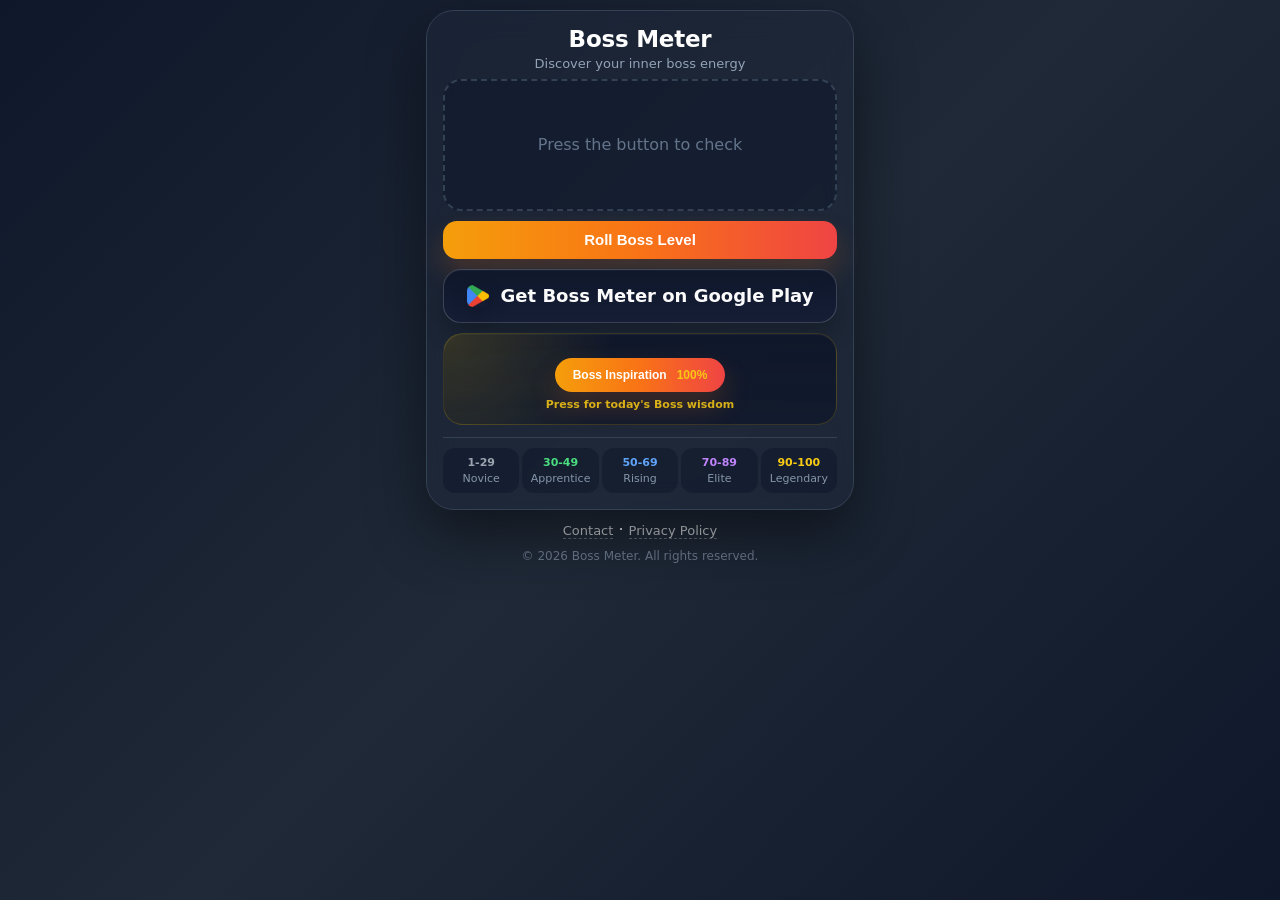
<file: index.html>
<!doctype html>
<html lang="en">
<head>
  <meta charset="utf-8" />
  <meta name="viewport" content="width=device-width, initial-scale=1" />
  <title>Boss Meter</title>
  <meta name="description" content="Discover your inner boss energy" />
  <link rel="stylesheet" href="./styles.css" />
</head>
<body>
  <main class="page">
    <div class="wrap">
      <section class="card" aria-labelledby="title">
        <header class="header">
         
          <h1 id="title" class="title">Boss Meter</h1>
          <p class="subtitle">Discover your inner boss energy</p>
        </header>

        <div class="resultArea" id="resultArea">
          <div class="placeholder" id="placeholder">
            <span class="placeholderText" id="placeholderText">Press the button to check</span>
          </div>

          <div class="result hidden" id="result" aria-live="polite">
            <button
  class="resultShareBtn hidden"
  id="resultShareBtn"
  type="button"
  aria-label="Open share options"
  title="Share"
>
  <svg viewBox="0 0 24 24" aria-hidden="true">
    <path d="M6 12L16 6" />
    <path d="M6 12L16 18" />
    <circle cx="6" cy="12" r="2" />
    <circle cx="16" cy="6" r="2" />
    <circle cx="16" cy="18" r="2" />
  </svg>
</button>

            <img class="bossImage hidden" id="bossImage" alt="" />
            <div class="resultNumber" id="resultNumber">—</div>
            <div class="resultTier" id="resultTier">—</div>
            <div class="resultIcon" id="resultIcon" aria-hidden="true"></div>

            <div class="progressBlock hidden" id="progressBlock" aria-label="Progress">
              <div class="progressValue" id="progressValue">0</div>
              <div class="progressTrack" aria-hidden="true">
                <div class="progressFill" id="progressFill"></div>
              </div>
            </div>
          </div>
        </div>

        <button class="checkBtn" id="checkBtn" type="button">
          <span class="btnInner">
            <span class="btnText" id="btnText">Roll Boss Level</span>
          </span>
        </button>

        <div class="appPromoCard">
          <a
            class="appStoreBtn"
            id="getAppBtn"
            href="https://play.google.com/store/apps/details?id=uk.co.bossdeboss.bossmeter"
            target="_blank"
            rel="noopener noreferrer"
          >
            <span class="appStoreBtnInner">
              <span class="appStoreIcon" aria-hidden="true">
                <img class="appStoreIconImg" src="./assets/google-play-icon.png" alt="" />
              </span>
              <span class="appStoreTitle">Get Boss Meter on Google Play</span>
            </span>
          </a>
        </div>

        <section class="inspirationCard" aria-label="Boss Inspiration">
          <div class="inspirationQuoteBlock">
            <p class="inspirationQuote" id="inspirationQuote">Loading quote...</p>
            <p class="inspirationAuthor" id="inspirationAuthor"></p>
          </div>
          <div class="inspirationControl">
            <button class="inspirationPillBtn" id="inspirationPillBtn" type="button">
              <span class="inspirationPillLabel">Boss Inspiration</span>
              <span class="inspirationPercent" id="inspirationPercent">0%</span>
            </button>
            <p class="inspirationReadyHint" id="inspirationReadyHint" hidden>Press for today's Boss wisdom</p>
          </div>
        </section>

        <section class="tiers" aria-label="Boss tiers">
          <div class="tierGrid">
            <div class="tierBox">
              <div class="tierRange tierRange--gray">1-29</div>
              <div class="tierName">Novice</div>
            </div>
            <div class="tierBox">
              <div class="tierRange tierRange--green">30-49</div>
              <div class="tierName">Apprentice</div>
            </div>
            <div class="tierBox">
              <div class="tierRange tierRange--blue">50-69</div>
              <div class="tierName">Rising</div>
            </div>
            <div class="tierBox">
              <div class="tierRange tierRange--purple">70-89</div>
              <div class="tierName">Elite</div>
            </div>
            <div class="tierBox">
              <div class="tierRange tierRange--yellow">90-100</div>
              <div class="tierName">Legendary</div>
            </div>
          </div>
        </section>

        <div class="shareModal hidden" id="shareModal" role="dialog" aria-modal="true" aria-label="Share options">
          <div class="shareCard">
            <div class="shareHeader">
              <div class="shareTitle">Share</div>
              <button class="shareClose" id="shareClose" type="button" aria-label="Close share">✕</button>
            </div>
            <div class="shareSub">Choose what to share</div>
            <div class="shareActions">
              <button class="shareOptionBtn hidden" id="shareBossScoreBtn" type="button">Boss score</button>
              <button class="shareOptionBtn" id="shareSiteLinkBtn" type="button">App link</button>
            </div>
          </div>
        </div>

      </section>

      <div class="footerArea">
        <div class="fineLinks">
          <a class="fineLink" href="./contact.html">Contact</a> ·
          <a class="fineLink" href="./privacy.html">Privacy Policy</a>
        </div>

        <p style="text-align:center; color: rgba(148,163,184,0.65); font-size:12px; margin-top:10px;">
          © 2026 Boss Meter. All rights reserved.
        </p>
      </div>
    </div>
  </main>

  <script src="./content.js"></script>
  <script src="./script.js"></script>
</body>
</html>
</file>
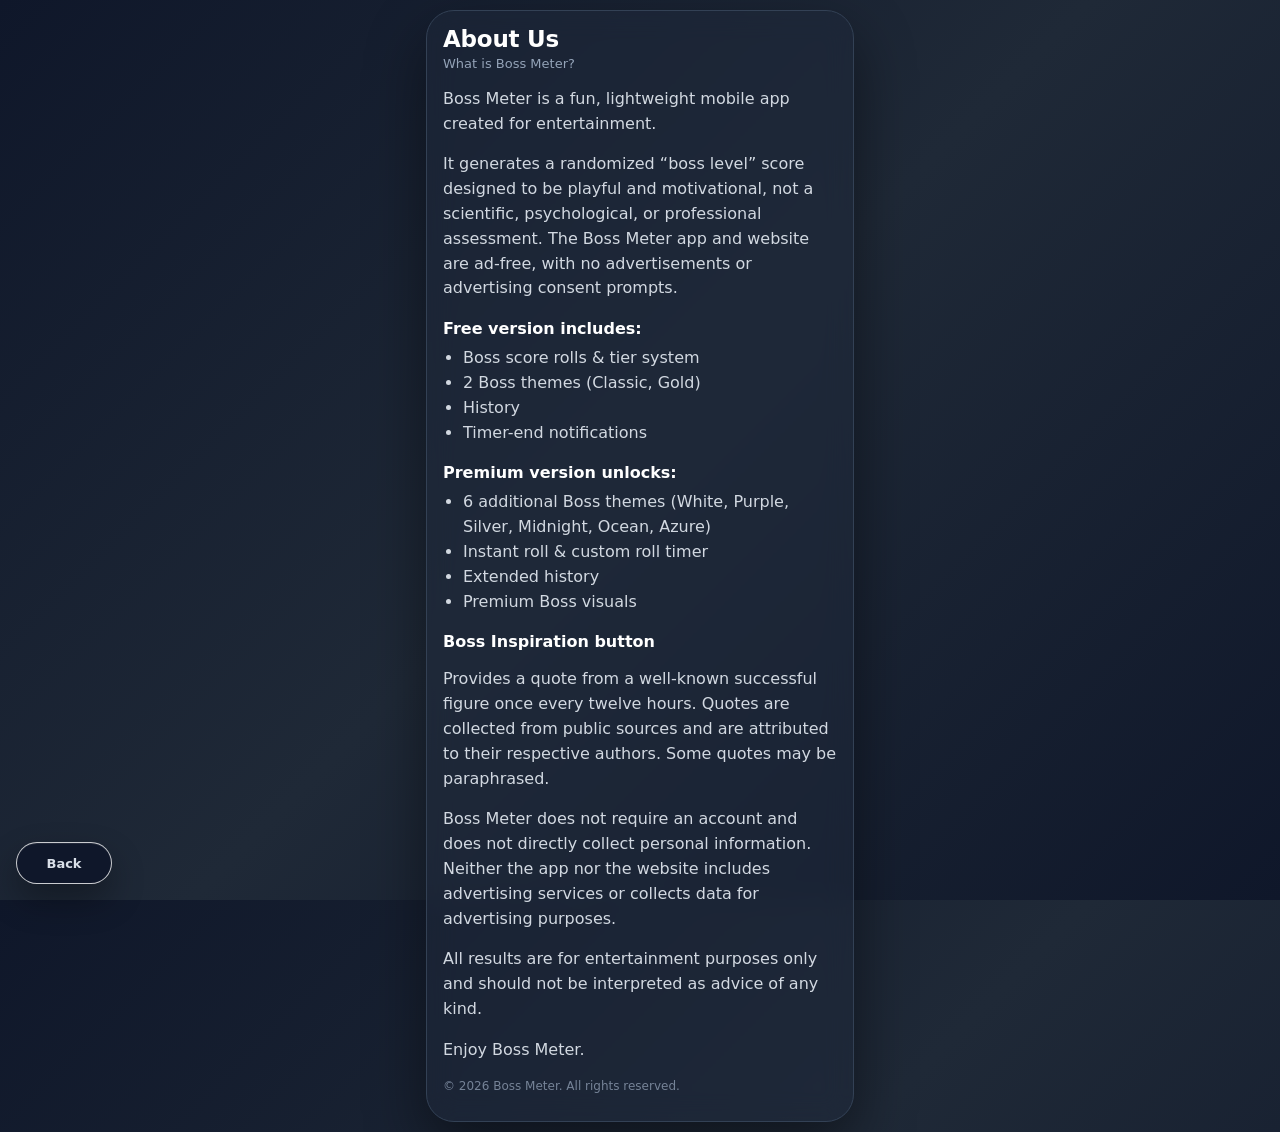
<file: about.html>
<!doctype html>
<html lang="en">
<head>
  <meta charset="utf-8" />
  <meta name="viewport" content="width=device-width, initial-scale=1" />
  <title>About Us - Boss Meter</title>
  <link rel="stylesheet" href="./styles.css" />
</head>
<body>
  <main class="page">
    <div class="wrap">
      <section class="card">
        <h1 class="title">About Us</h1>
        <p class="subtitle">What is Boss Meter?</p>

        <p style="color: rgba(226,232,240,0.92); line-height:1.55;">
          Boss Meter is a fun, lightweight mobile app created for entertainment.
        </p>

        <p style="color: rgba(226,232,240,0.92); line-height:1.55;">
          It generates a randomized “boss level” score designed to be playful and
          motivational, not a scientific, psychological, or professional assessment.
          The Boss Meter app and website are ad-free, with no advertisements or advertising consent prompts.
        </p>

        <p style="font-weight:700; margin-top:18px; margin-bottom:8px;">
          Free version includes:
        </p>
        <ul style="color: rgba(226,232,240,0.92); line-height:1.55; padding-left: 20px; margin-top:0;">
          <li>Boss score rolls &amp; tier system</li>
          <li>2 Boss themes (Classic, Gold)</li>
          <li>History</li>
          <li>Timer-end notifications</li>
        </ul>

        <p style="font-weight:700; margin-top:18px; margin-bottom:8px;">
          Premium version unlocks:
        </p>
        <ul style="color: rgba(226,232,240,0.92); line-height:1.55; padding-left: 20px; margin-top:0;">
          <li>6 additional Boss themes (White, Purple, Silver, Midnight, Ocean, Azure)</li>
          <li>Instant roll &amp; custom roll timer</li>
          <li>Extended history</li>
          <li>Premium Boss visuals</li>
        </ul>

        <p style="font-weight:700; margin-top:18px; margin-bottom:8px;">
          Boss Inspiration button
        </p>

        <p style="color: rgba(226,232,240,0.92); line-height:1.55;">
          Provides a quote from a well-known successful figure once every twelve hours.
          Quotes are collected from public sources and are attributed to their respective
          authors. Some quotes may be paraphrased.
        </p>

        <p style="color: rgba(226,232,240,0.92); line-height:1.55;">
          Boss Meter does not require an account and does not directly collect personal
          information. Neither the app nor the website includes advertising services
          or collects data for advertising purposes.
        </p>

        <p style="color: rgba(226,232,240,0.92); line-height:1.55;">
          All results are for entertainment purposes only and should not be interpreted
          as advice of any kind.
        </p>

        <p style="color: rgba(226,232,240,0.92); line-height:1.55;">
          Enjoy Boss Meter.
        </p>

        <p style="color: rgba(148,163,184,0.75); font-size:12px; margin-top:16px;">
          © 2026 Boss Meter. All rights reserved.
        </p>

      </section>
    </div>
  </main>
  <a class="scoreBackBtn scoreBackBtn--small scoreBackBtn--floating" href="./index.html">Back</a>
</body>
</html>
</file>
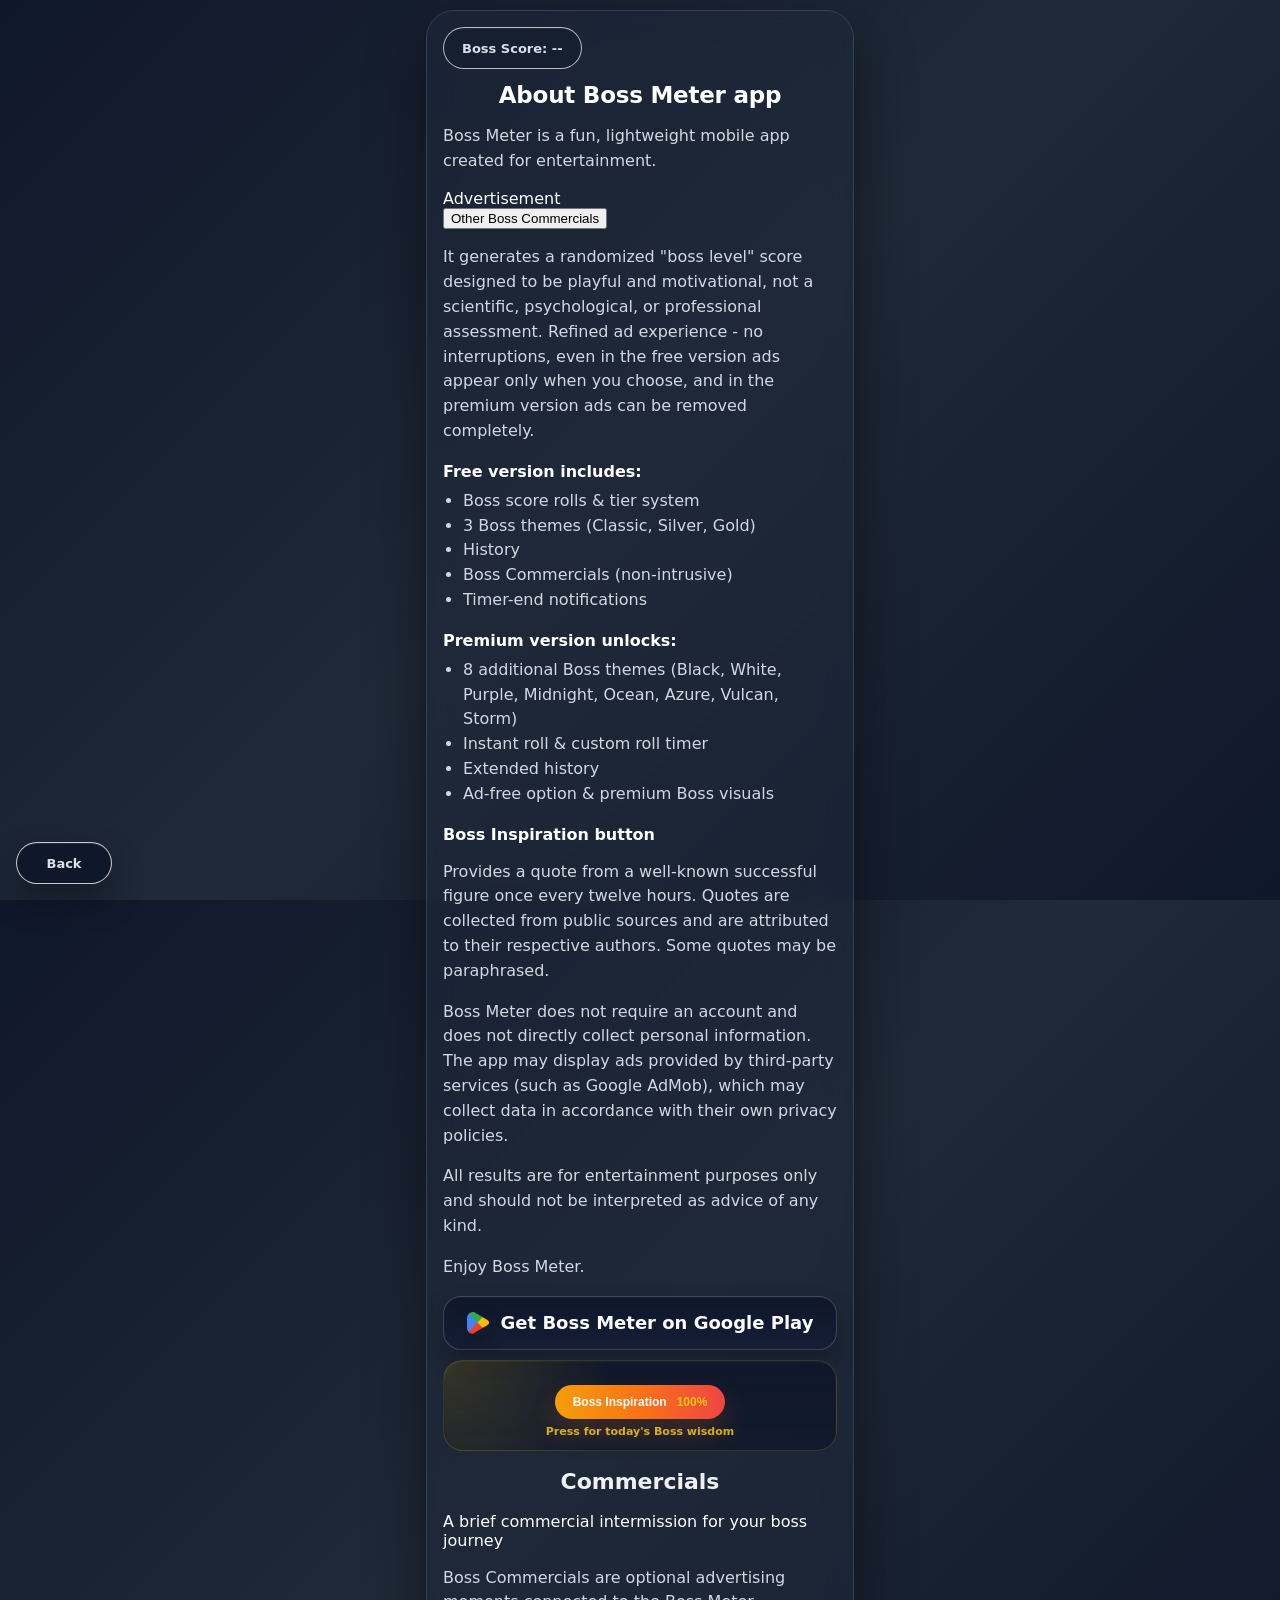
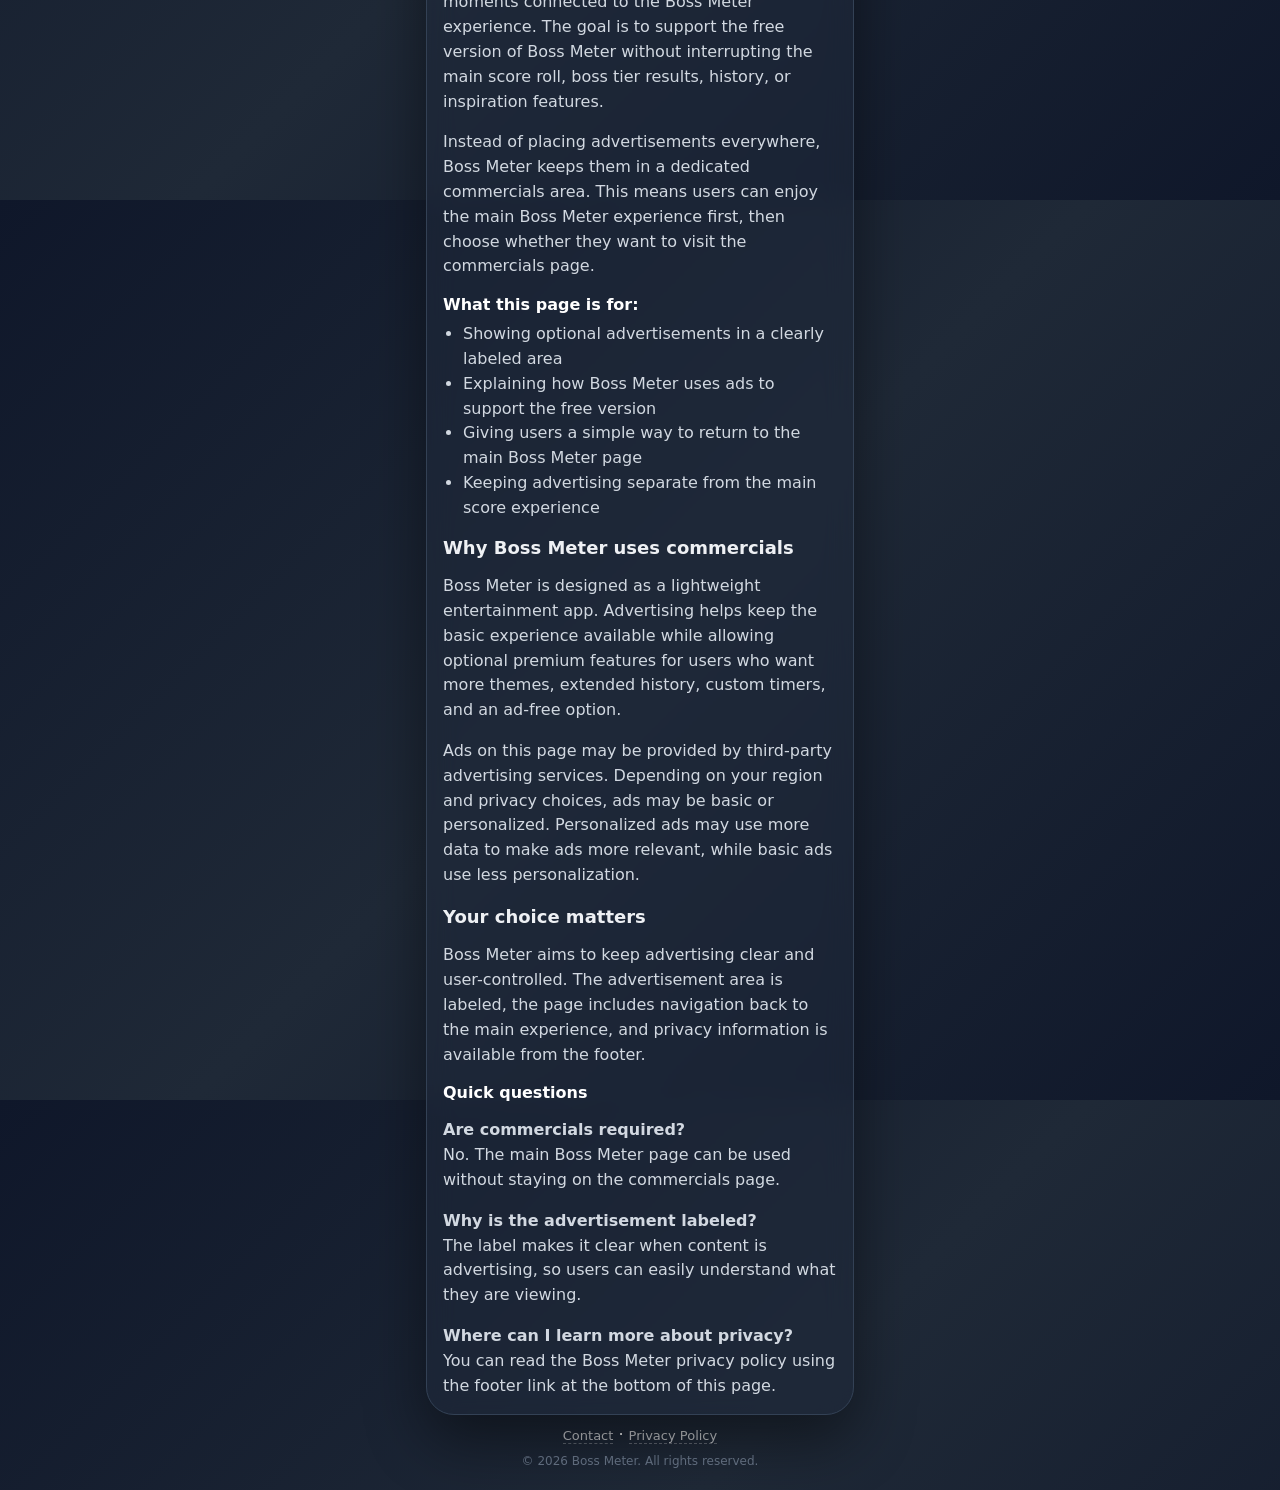
<file: commercials.html>
<!doctype html>
<html lang="en">
<head>
  <meta charset="utf-8" />
  <meta name="viewport" content="width=device-width, initial-scale=1" />
  <title>About &amp; Commercials</title>
  <meta name="description" content="Optional Boss Meter commercials and advertising information." />
  <link rel="stylesheet" href="./styles.css" />
</head>
<body>
  <main class="page">
    <div class="wrap">
      <section class="card card--ads" aria-label="Commercials card">
        <div class="commercialsTopBar">
          <a class="scoreBackBtn" id="commercialsBackBtn" href="./index.html">Boss Score: --</a>
        </div>

        <section aria-label="About Boss Meter" style="margin-top:14px;">
          <h1 class="title" style="margin-top:14px; text-align:center;">About Boss Meter app</h1>

          <p style="color: rgba(226,232,240,0.92); line-height:1.55;">
            Boss Meter is a fun, lightweight mobile app created for entertainment.
          </p>

          <section class="commercialCard" aria-label="Advertisement">
            <div class="commercialBadge">Advertisement</div>
            <div class="commercialFrame" id="commercialFrame">
              <div class="commercialFrameInner commercialFrameInner--adsense" id="commercialAdsRoot"></div>
            </div>
          </section>

          <div class="commercialActions commercialActions--underAd">
            <button class="outlinePillBtn" id="otherCommercialsBtn" type="button">Other Boss Commercials</button>
          </div>

          <p style="color: rgba(226,232,240,0.92); line-height:1.55;">
            It generates a randomized "boss level" score designed to be playful and
            motivational, not a scientific, psychological, or professional assessment.
            Refined ad experience - no interruptions, even in the free version ads appear only when you choose, and in the premium version ads can be removed completely.
          </p>

          <p style="font-weight:700; margin-top:18px; margin-bottom:8px;">
            Free version includes:
          </p>
          <ul style="color: rgba(226,232,240,0.92); line-height:1.55; padding-left: 20px; margin-top:0;">
            <li>Boss score rolls &amp; tier system</li>
            <li>3 Boss themes (Classic, Silver, Gold)</li>
            <li>History</li>
            <li>Boss Commercials (non-intrusive)</li>
            <li>Timer-end notifications</li>
          </ul>

          <p style="font-weight:700; margin-top:18px; margin-bottom:8px;">
            Premium version unlocks:
          </p>
          <ul style="color: rgba(226,232,240,0.92); line-height:1.55; padding-left: 20px; margin-top:0;">
            <li>8 additional Boss themes (Black, White, Purple, Midnight, Ocean, Azure, Vulcan, Storm)</li>
            <li>Instant roll &amp; custom roll timer</li>
            <li>Extended history</li>
            <li>Ad-free option &amp; premium Boss visuals</li>
          </ul>

          <p style="font-weight:700; margin-top:18px; margin-bottom:8px;">
            Boss Inspiration button
          </p>

          <p style="color: rgba(226,232,240,0.92); line-height:1.55;">
            Provides a quote from a well-known successful figure once every twelve hours.
            Quotes are collected from public sources and are attributed to their respective
            authors. Some quotes may be paraphrased.
          </p>

          <p style="color: rgba(226,232,240,0.92); line-height:1.55;">
            Boss Meter does not require an account and does not directly collect personal
            information. The app may display ads provided by third-party services
            (such as Google AdMob), which may collect data in accordance with their own
            privacy policies.
          </p>

          <p style="color: rgba(226,232,240,0.92); line-height:1.55;">
            All results are for entertainment purposes only and should not be interpreted
            as advice of any kind.
          </p>

          <p style="color: rgba(226,232,240,0.92); line-height:1.55;">
            Enjoy Boss Meter.
          </p>
        </section>

        <div class="appPromoCard appPromoCard--commercials">
          <a
            class="appStoreBtn"
            href="https://play.google.com/store/apps/details?id=uk.co.bossdeboss.bossmeter"
            target="_blank"
            rel="noopener noreferrer"
          >
            <span class="appStoreBtnInner">
              <span class="appStoreIcon" aria-hidden="true">
                <img class="appStoreIconImg" src="./assets/google-play-icon.png" alt="" />
              </span>
              <span class="appStoreTitle">Get Boss Meter on Google Play</span>
            </span>
          </a>
        </div>

        <section class="inspirationCard" aria-label="Boss Inspiration">
          <div class="inspirationQuoteBlock">
            <p class="inspirationQuote" id="inspirationQuote">Loading quote...</p>
            <p class="inspirationAuthor" id="inspirationAuthor"></p>
          </div>
          <div class="inspirationControl">
            <button class="inspirationPillBtn" id="inspirationPillBtn" type="button">
              <span class="inspirationPillLabel">Boss Inspiration</span>
              <span class="inspirationPercent" id="inspirationPercent">0%</span>
            </button>
            <p class="inspirationReadyHint" id="inspirationReadyHint" hidden>Press for today's Boss wisdom</p>
          </div>
        </section>

        <h2 style="font-size:22px; line-height:1.2; margin:18px 0 10px; color:rgba(248,250,252,0.96); text-align:center;">
          Commercials
        </h2>
        <p class="adsSubtitle" id="commercialsHeader">A brief commercial intermission for your boss journey</p>

        <section aria-label="About Boss Commercials" style="margin-top:14px;">
          <p style="color: rgba(226,232,240,0.92); line-height:1.55; margin-bottom:10px;">
            Boss Commercials are optional advertising moments connected to the Boss Meter experience.
            The goal is to support the free version of Boss Meter without interrupting the main score roll,
            boss tier results, history, or inspiration features.
          </p>

          <p style="color: rgba(226,232,240,0.92); line-height:1.55; margin-bottom:10px;">
            Instead of placing advertisements everywhere, Boss Meter keeps them in a dedicated commercials
            area. This means users can enjoy the main Boss Meter experience first, then choose whether they
            want to visit the commercials page.
          </p>

          <p style="font-weight:700; margin-top:16px; margin-bottom:8px;">
            What this page is for:
          </p>

          <ul style="color: rgba(226,232,240,0.92); line-height:1.55; padding-left:20px; margin-top:0;">
            <li>Showing optional advertisements in a clearly labeled area</li>
            <li>Explaining how Boss Meter uses ads to support the free version</li>
            <li>Giving users a simple way to return to the main Boss Meter page</li>
            <li>Keeping advertising separate from the main score experience</li>
          </ul>
        </section>

        <section aria-label="Advertising information" style="margin-top:16px;">
          <h2 style="font-size:18px; line-height:1.2; margin:0 0 10px; color:rgba(248,250,252,0.96);">
            Why Boss Meter uses commercials
          </h2>

          <p style="color: rgba(226,232,240,0.92); line-height:1.55; margin-bottom:10px;">
            Boss Meter is designed as a lightweight entertainment app. Advertising helps keep the basic
            experience available while allowing optional premium features for users who want more themes,
            extended history, custom timers, and an ad-free option.
          </p>

          <p style="color: rgba(226,232,240,0.92); line-height:1.55; margin-bottom:10px;">
            Ads on this page may be provided by third-party advertising services. Depending on your region
            and privacy choices, ads may be basic or personalized. Personalized ads may use more data to
            make ads more relevant, while basic ads use less personalization.
          </p>

          <h2 style="font-size:18px; line-height:1.2; margin:18px 0 10px; color:rgba(248,250,252,0.96);">
            Your choice matters
          </h2>

          <p style="color: rgba(226,232,240,0.92); line-height:1.55; margin-bottom:10px;">
            Boss Meter aims to keep advertising clear and user-controlled. The advertisement area is labeled,
            the page includes navigation back to the main experience, and privacy information is available
            from the footer.
          </p>

          <p style="font-weight:700; margin-top:16px; margin-bottom:8px;">
            Quick questions
          </p>

          <p style="color: rgba(226,232,240,0.92); line-height:1.55; margin-bottom:10px;">
            <strong>Are commercials required?</strong><br />
            No. The main Boss Meter page can be used without staying on the commercials page.
          </p>

          <p style="color: rgba(226,232,240,0.92); line-height:1.55; margin-bottom:10px;">
            <strong>Why is the advertisement labeled?</strong><br />
            The label makes it clear when content is advertising, so users can easily understand what they
            are viewing.
          </p>

          <p style="color: rgba(226,232,240,0.92); line-height:1.55; margin-bottom:0;">
            <strong>Where can I learn more about privacy?</strong><br />
            You can read the Boss Meter privacy policy using the footer link at the bottom of this page.
          </p>
        </section>
      </section>

      <div class="footerArea">
        <div class="fineLinks">
          <a class="fineLink" href="./contact.html">Contact</a> ·
          <a class="fineLink" href="./privacy.html">Privacy Policy</a>
        </div>
        <p style="text-align:center; color: rgba(148,163,184,0.65); font-size:12px; margin-top:10px;">
          © 2026 Boss Meter. All rights reserved.
        </p>
      </div>
    </div>
  </main>

  <a class="scoreBackBtn scoreBackBtn--small scoreBackBtn--floating" href="./index.html">Back</a>

  <script src="./content.js"></script>
  <script src="./script.js"></script>
</body>
</html>
</file>
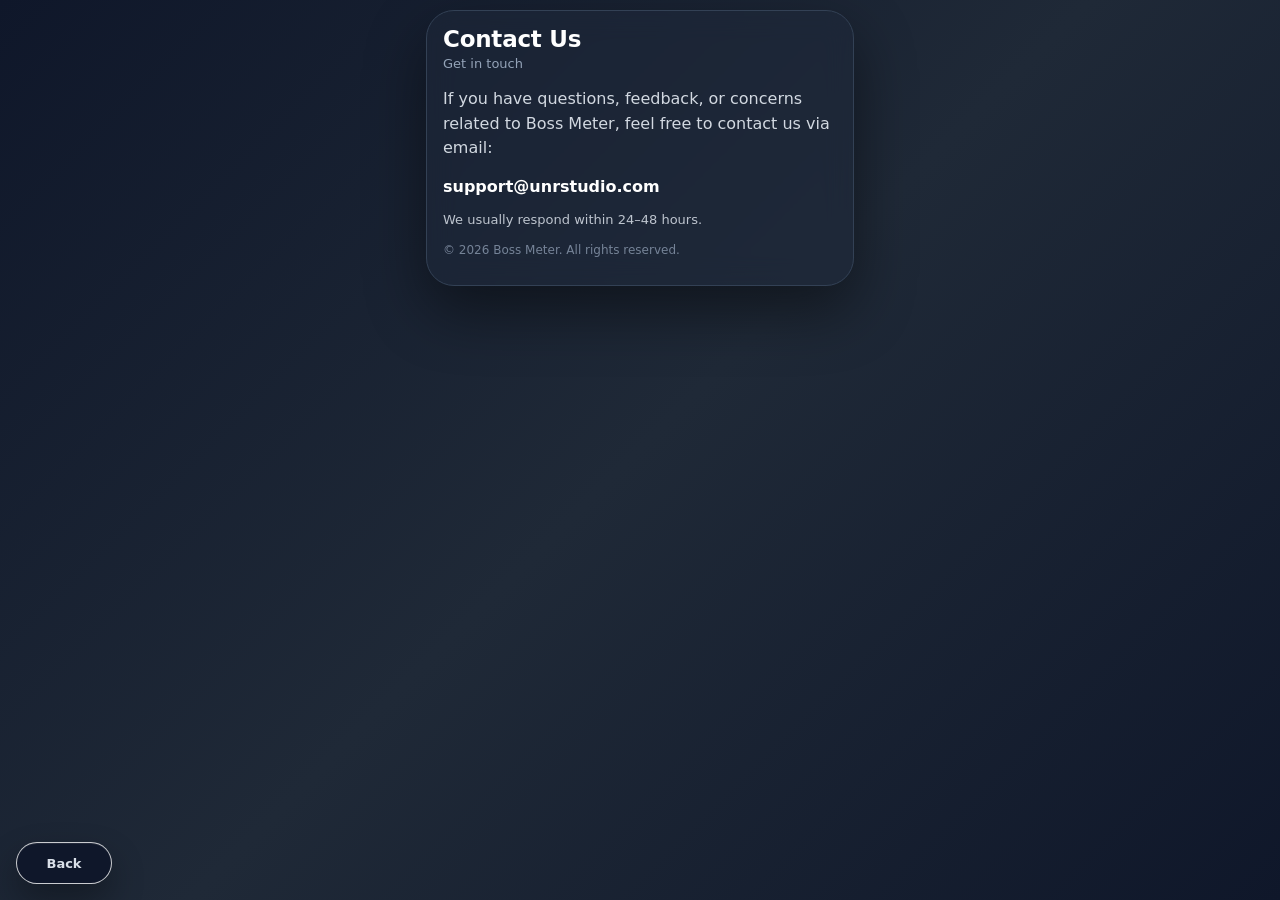
<file: contact.html>
<!doctype html>
<html lang="en">
<head>
  <meta charset="utf-8" />
  <meta name="viewport" content="width=device-width, initial-scale=1" />
  <title>Contact Us</title>
  <link rel="stylesheet" href="./styles.css" />
</head>
<body>
  <main class="page">
    <div class="wrap">
      <section class="card">
        <h1 class="title">Contact Us</h1>
        <p class="subtitle">Get in touch</p>

        <p style="color: rgba(226,232,240,0.92); line-height:1.55;">
          If you have questions, feedback, or concerns related to Boss Meter,
          feel free to contact us via email:
        </p>

        <p style="font-weight:600; margin-top:10px;">
          support@unrstudio.com
        </p>

        <p style="color: rgba(226,232,240,0.82); font-size:13px;">
          We usually respond within 24–48 hours.
        </p>
         <p style="color: rgba(148,163,184,0.75); font-size:12px; margin-top:16px;">
          © 2026 Boss Meter. All rights reserved.
        </p>

      </section>
    </div>
  </main>
  <a class="scoreBackBtn scoreBackBtn--small scoreBackBtn--floating" href="./index.html">Back</a>
</body>
</html>
</file>
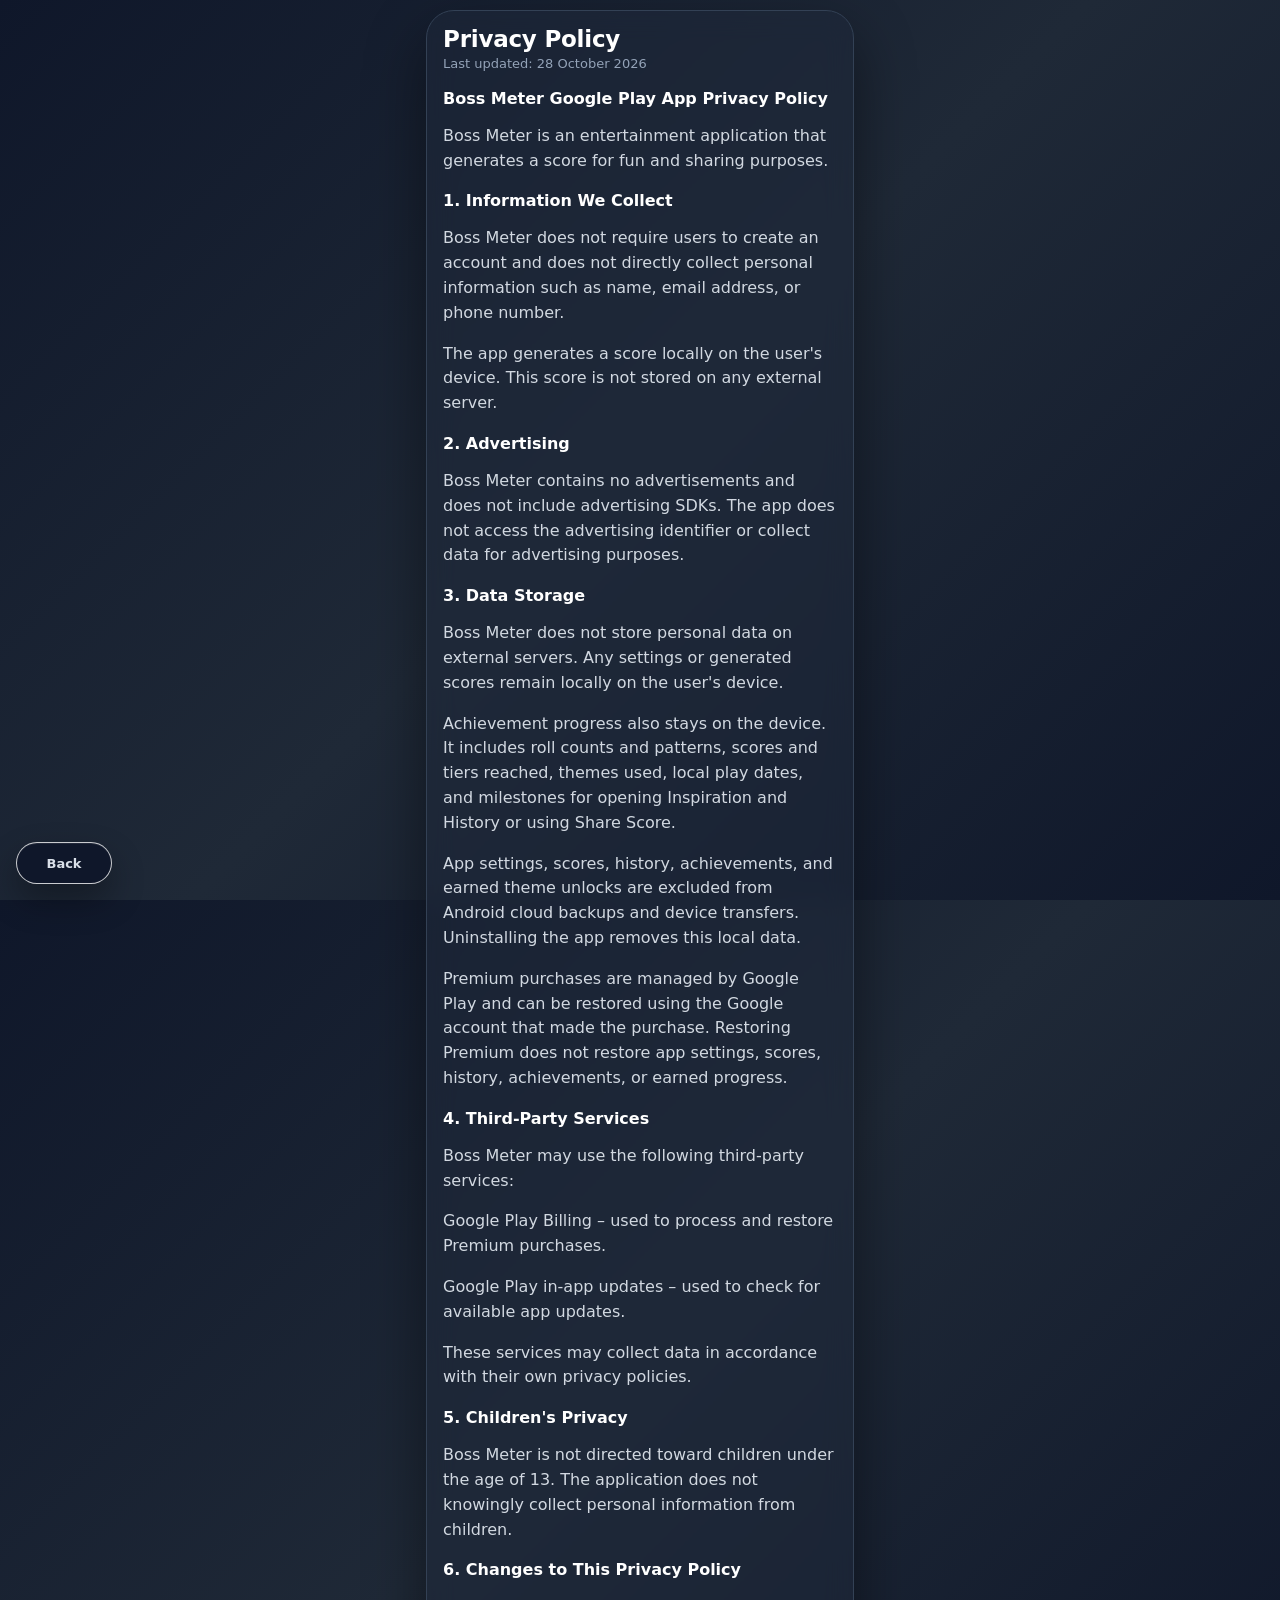
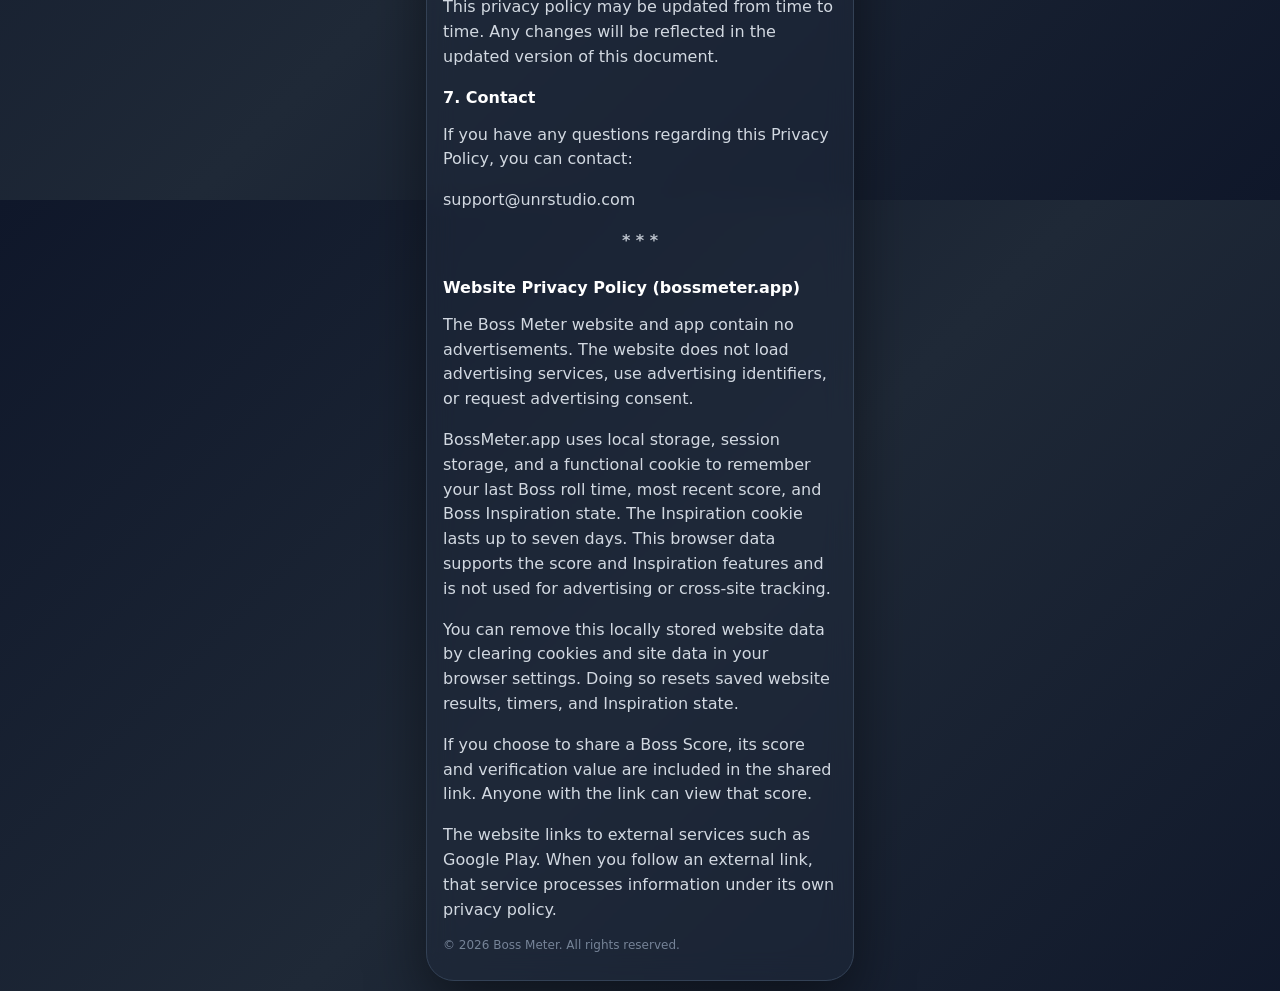
<file: privacy.html>
<!doctype html>
<html lang="en">
<head>
  <meta charset="utf-8" />
  <meta name="viewport" content="width=device-width, initial-scale=1" />
  <title>Privacy Policy - Boss Meter</title>
  <link rel="stylesheet" href="./styles.css" />
</head>
<body>
  <main class="page">
    <div class="wrap">
      <section class="card">
        <h1 class="title">Privacy Policy</h1>
        <p class="subtitle">Last updated: 28 October 2026</p>
        <p style="font-weight:700; margin-top:18px; margin-bottom:8px;">
          Boss Meter Google Play App Privacy Policy
        </p>
        <p style="color: rgba(226,232,240,0.92); line-height:1.55;">
          Boss Meter is an entertainment application that generates a score for fun and sharing purposes.
        </p>
        <p style="font-weight:700; margin-top:18px; margin-bottom:8px;">
          1. Information We Collect
        </p>
        <p style="color: rgba(226,232,240,0.92); line-height:1.55;">
          Boss Meter does not require users to create an account and does not directly collect personal information such as name, email address, or phone number.
        </p>
        <p style="color: rgba(226,232,240,0.92); line-height:1.55;">
          The app generates a score locally on the user&#x27;s device. This score is not stored on any external server.
        </p>
        <p style="font-weight:700; margin-top:18px; margin-bottom:8px;">
          2. Advertising
        </p>
        <p style="color: rgba(226,232,240,0.92); line-height:1.55;">
          Boss Meter contains no advertisements and does not include advertising SDKs. The app does not access the advertising identifier or collect data for advertising purposes.
        </p>
        <p style="font-weight:700; margin-top:18px; margin-bottom:8px;">
          3. Data Storage
        </p>
        <p style="color: rgba(226,232,240,0.92); line-height:1.55;">
          Boss Meter does not store personal data on external servers. Any settings or generated scores remain locally on the user&#x27;s device.
        </p>
        <p style="color: rgba(226,232,240,0.92); line-height:1.55;">
          Achievement progress also stays on the device. It includes roll counts and patterns, scores and tiers reached, themes used, local play dates, and milestones for opening Inspiration and History or using Share Score.
        </p>
        <p style="color: rgba(226,232,240,0.92); line-height:1.55;">
          App settings, scores, history, achievements, and earned theme unlocks are excluded from Android cloud backups and device transfers. Uninstalling the app removes this local data.
        </p>
        <p style="color: rgba(226,232,240,0.92); line-height:1.55;">
          Premium purchases are managed by Google Play and can be restored using the Google account that made the purchase. Restoring Premium does not restore app settings, scores, history, achievements, or earned progress.
        </p>
        <p style="font-weight:700; margin-top:18px; margin-bottom:8px;">
          4. Third-Party Services
        </p>
        <p style="color: rgba(226,232,240,0.92); line-height:1.55;">
          Boss Meter may use the following third-party services:
        </p>
        <p style="color: rgba(226,232,240,0.92); line-height:1.55;">
          Google Play Billing – used to process and restore Premium purchases.
        </p>
        <p style="color: rgba(226,232,240,0.92); line-height:1.55;">
          Google Play in-app updates – used to check for available app updates.
        </p>
        <p style="color: rgba(226,232,240,0.92); line-height:1.55;">
          These services may collect data in accordance with their own privacy policies.
        </p>
        <p style="font-weight:700; margin-top:18px; margin-bottom:8px;">
          5. Children&#x27;s Privacy
        </p>
        <p style="color: rgba(226,232,240,0.92); line-height:1.55;">
          Boss Meter is not directed toward children under the age of 13. The application does not knowingly collect personal information from children.
        </p>
        <p style="font-weight:700; margin-top:18px; margin-bottom:8px;">
          6. Changes to This Privacy Policy
        </p>
        <p style="color: rgba(226,232,240,0.92); line-height:1.55;">
          This privacy policy may be updated from time to time. Any changes will be reflected in the updated version of this document.
        </p>
        <p style="font-weight:700; margin-top:18px; margin-bottom:8px;">
          7. Contact
        </p>
        <p style="color: rgba(226,232,240,0.92); line-height:1.55;">
          If you have any questions regarding this Privacy Policy, you can contact:
        </p>
        <p style="color: rgba(226,232,240,0.92); line-height:1.55;">
          support@unrstudio.com
        </p>
        <p style="color: rgba(226,232,240,0.82); line-height:1.55; text-align:center; font-weight:700;">
          * * *
        </p>
        <p style="font-weight:700; margin-top:24px; margin-bottom:8px;">
          Website Privacy Policy (bossmeter.app)
        </p>
        <p style="color: rgba(226,232,240,0.92); line-height:1.55;">
          The Boss Meter website and app contain no advertisements. The website does not load advertising services, use advertising identifiers, or request advertising consent.
        </p>
        <p style="color: rgba(226,232,240,0.92); line-height:1.55;">
          BossMeter.app uses local storage, session storage, and a functional cookie to remember your last Boss roll time, most recent score, and Boss Inspiration state. The Inspiration cookie lasts up to seven days. This browser data supports the score and Inspiration features and is not used for advertising or cross-site tracking.
        </p>
        <p style="color: rgba(226,232,240,0.92); line-height:1.55;">
          You can remove this locally stored website data by clearing cookies and site data in your browser settings. Doing so resets saved website results, timers, and Inspiration state.
        </p>
        <p style="color: rgba(226,232,240,0.92); line-height:1.55;">
          If you choose to share a Boss Score, its score and verification value are included in the shared link. Anyone with the link can view that score.
        </p>
        <p style="color: rgba(226,232,240,0.92); line-height:1.55;">
          The website links to external services such as Google Play. When you follow an external link, that service processes information under its own privacy policy.
        </p>
        <p style="color: rgba(148,163,184,0.75); font-size:12px; margin-top:16px;">
          &copy; 2026 Boss Meter. All rights reserved.
        </p>
      </section>
    </div>
  </main>
  <a class="scoreBackBtn scoreBackBtn--small scoreBackBtn--floating" href="./index.html">Back</a>
</body>
</html>
</file>
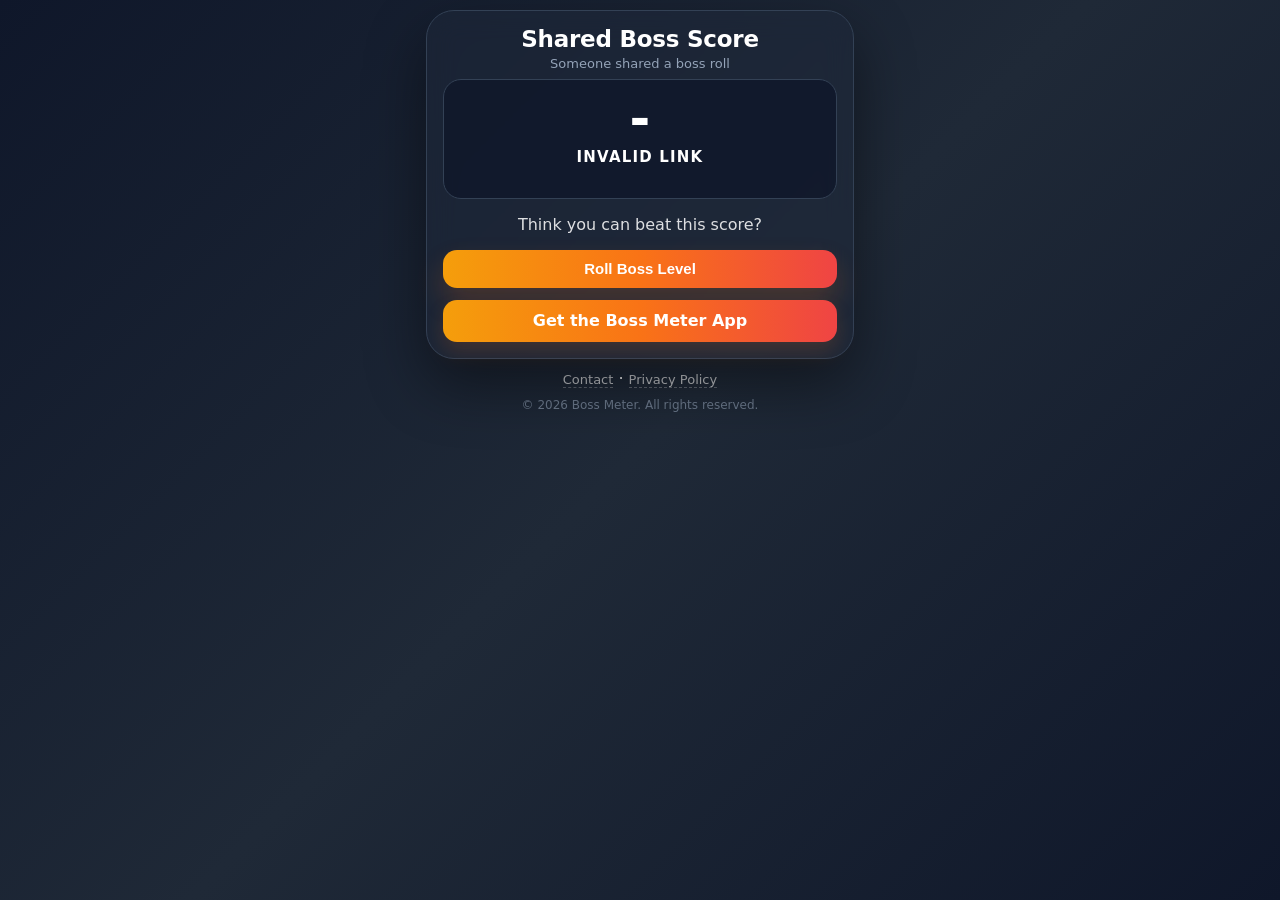
<file: sharedscore.html>
<!doctype html>
<html lang="en">
<head>
  <meta charset="utf-8" />
  <meta name="viewport" content="width=device-width, initial-scale=1" />
  <title>Shared Boss Score</title>
  <meta name="description" content="Shared boss score" />
  <link rel="stylesheet" href="./styles.css" />
</head>
<body>
  <main class="page" id="sharedScoreRoot">
    <div class="wrap">
      <section class="card" aria-label="Shared score card">

        <header class="header">
          <h1 class="title">Shared Boss Score</h1>
          <p class="subtitle">Someone shared a boss roll</p>
        </header>

        <div class="resultArea">
          <div class="result" id="result" aria-live="polite">
            <div class="resultNumber" id="resultNumber">—</div>
            <div class="resultTier" id="resultTier">—</div>
            <div class="resultIcon" id="resultIcon" aria-hidden="true"></div>
            <div class="sharedLabel" id="sharedLabel">( Shared score )</div>
          </div>
        </div>

        <p style="text-align:center; margin-top:16px; font-size:16px; opacity:0.85;">
          Think you can beat this score?
        </p>

        <button class="checkBtn" id="sharedToMainBtn" type="button">
          <span class="btnInner">
          <span class="btnText">Roll Boss Level</span>
          </span>
        </button>

        <a
          class="checkBtn checkBtn--thin"
          href="https://play.google.com/store/apps/details?id=uk.co.bossdeboss.bossmeter"
          target="_blank"
          rel="noopener noreferrer"
          style="margin-top:12px;"
        >
          <span class="btnInner">
            <span class="btnText">Get the Boss Meter App</span>
          </span>
        </a>

      </section>

      <div class="footerArea">

        <div class="fineLinks">
          <a class="fineLink" href="./contact.html">Contact</a> ·
          <a class="fineLink" href="./privacy.html">Privacy Policy</a>
        </div>

        <p style="text-align:center; color: rgba(148,163,184,0.65); font-size:12px; margin-top:10px;">
          © 2026 Boss Meter. All rights reserved.
        </p>

      </div>

    </div>
  </main>

  <script src="./script.js"></script>
</body>
</html>
</file>
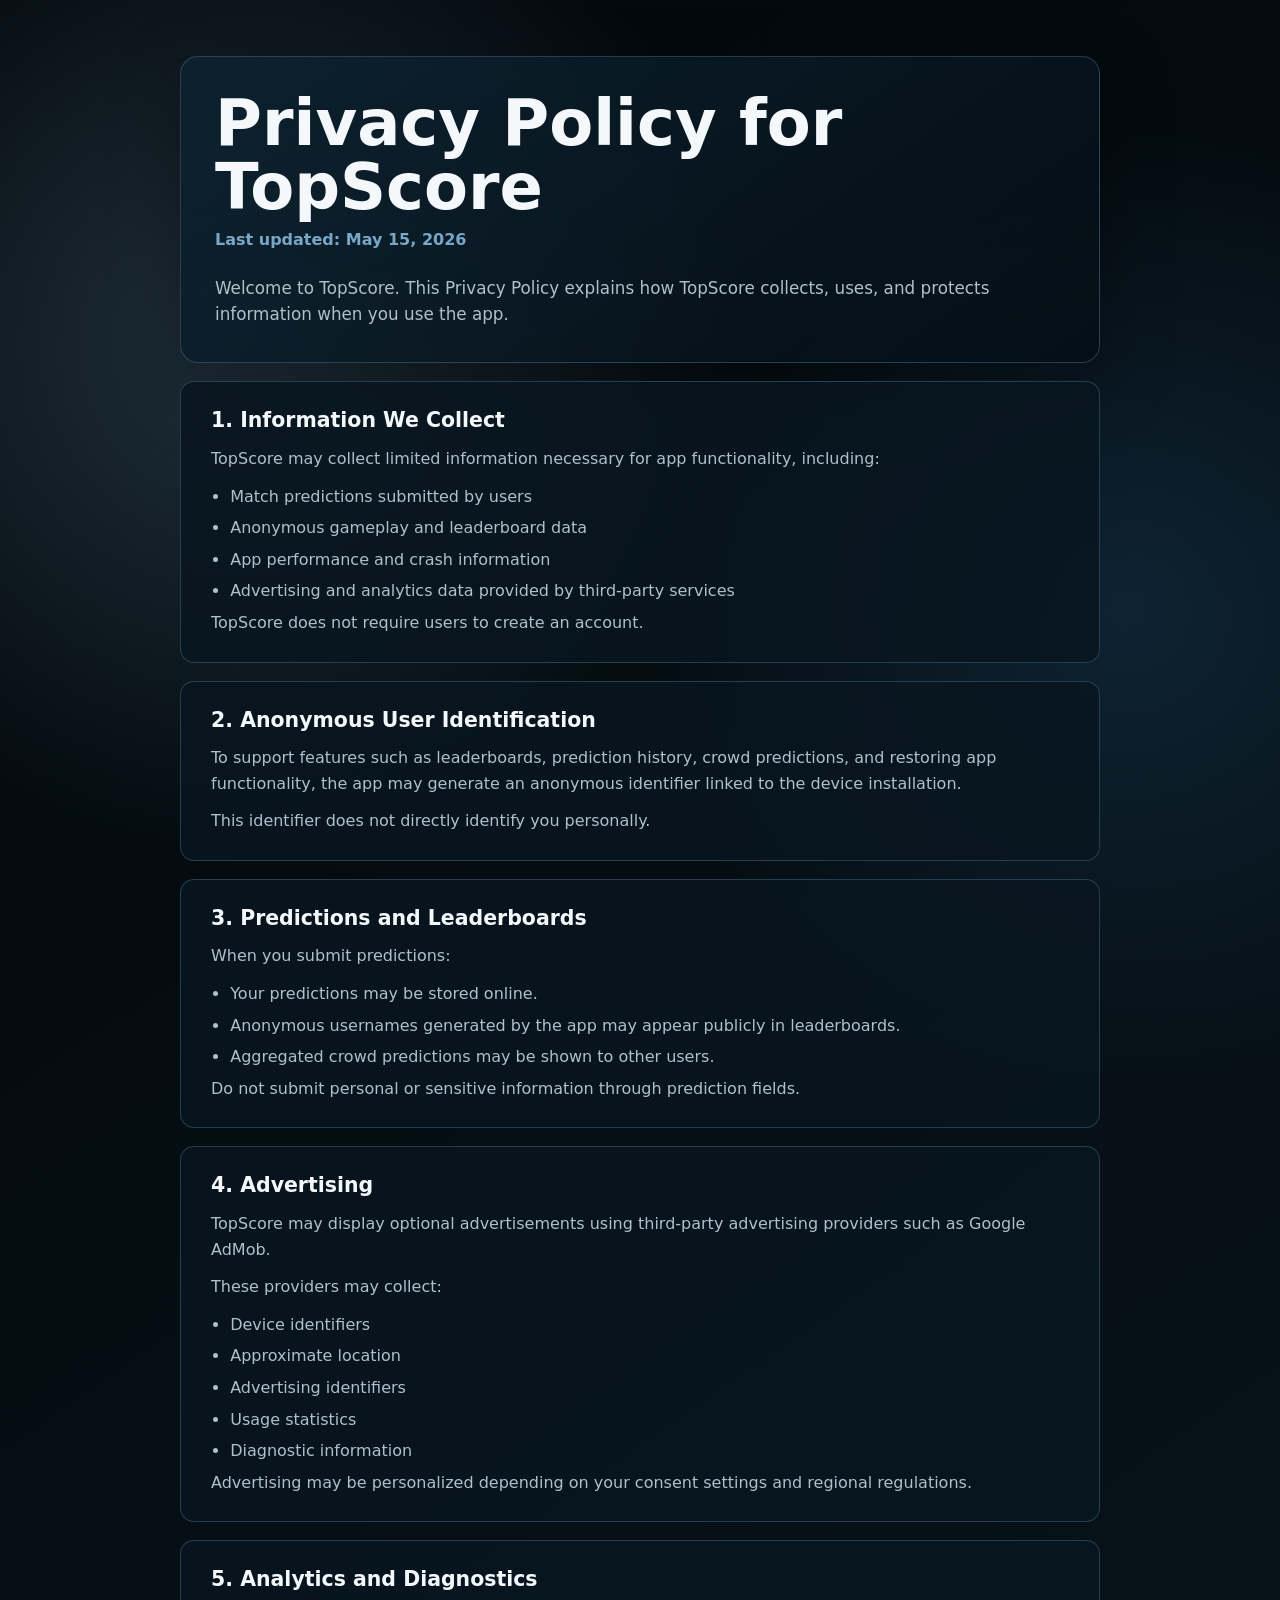
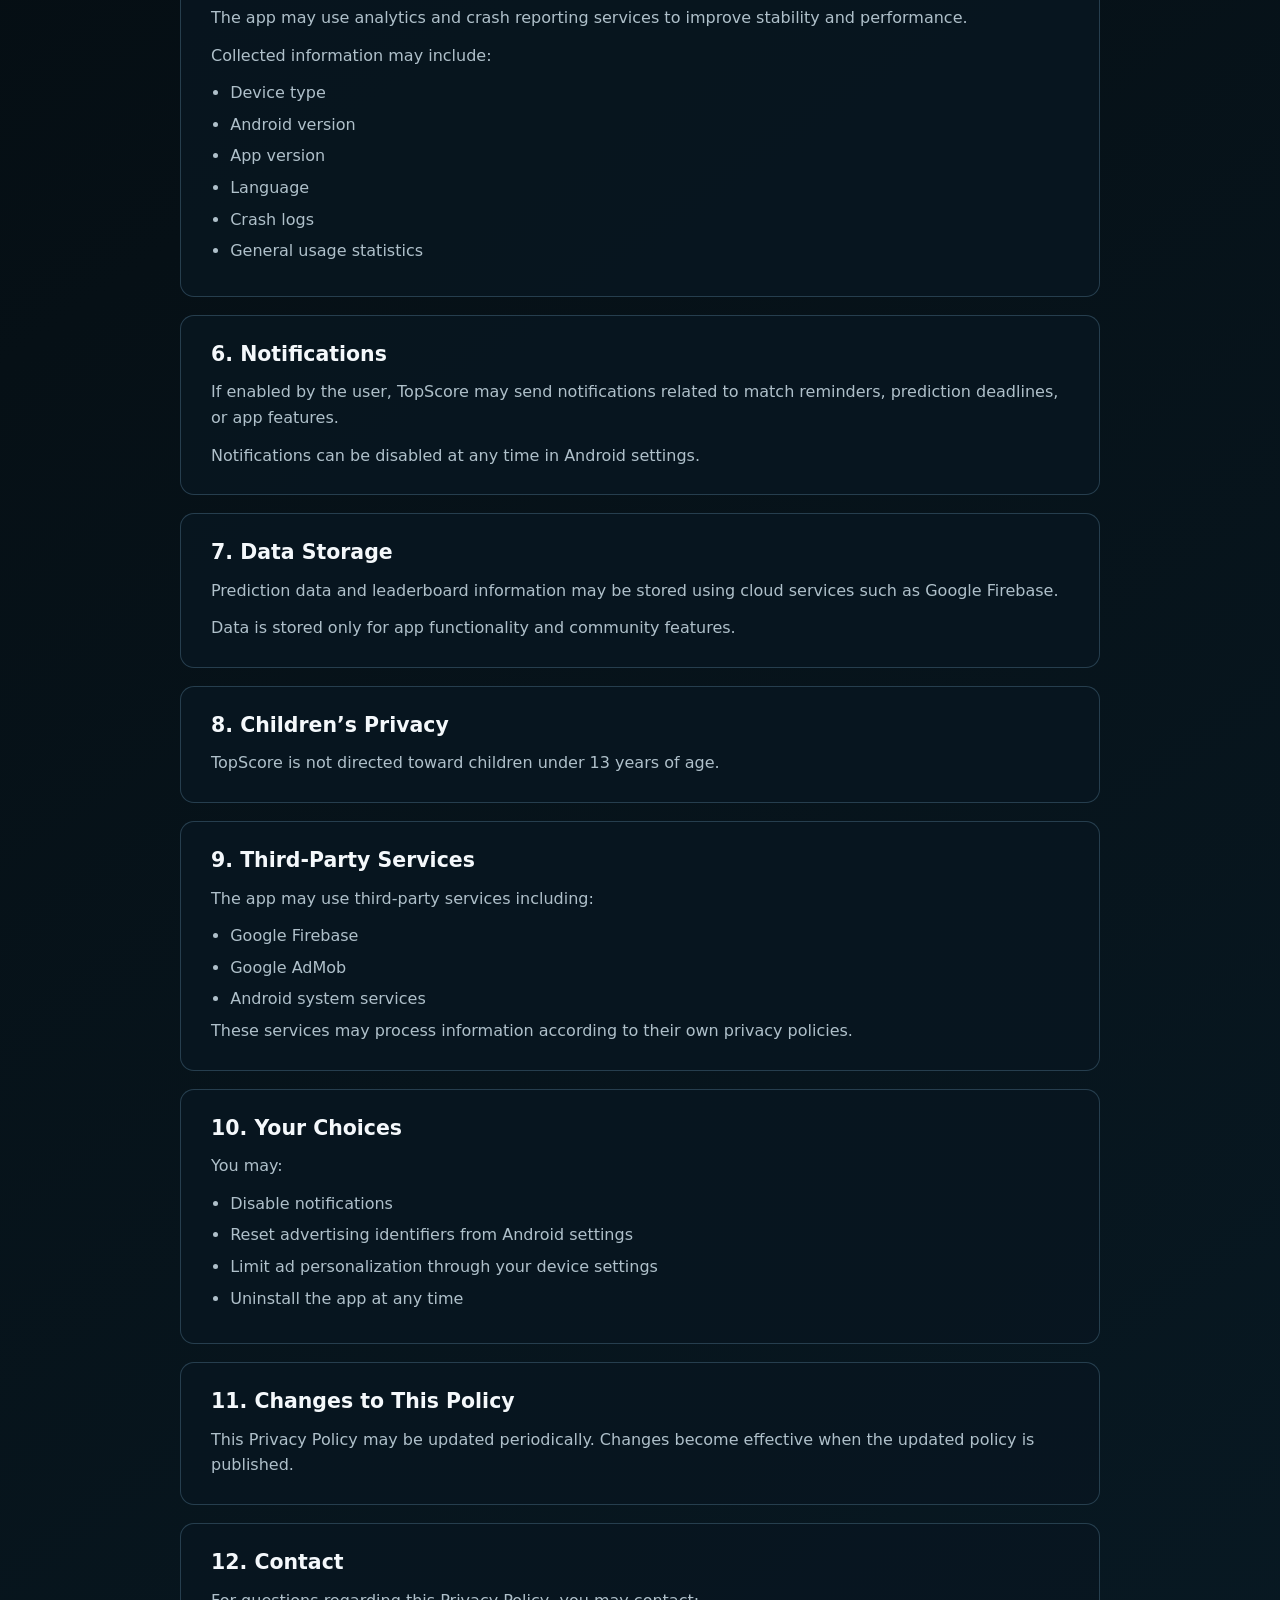
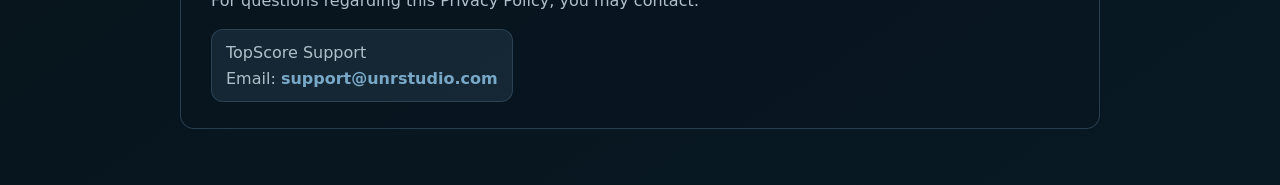
<file: topscore_privacy_policy.html>
<!doctype html>
<html lang="en">
<head>
  <meta charset="utf-8">
  <meta name="viewport" content="width=device-width, initial-scale=1">
  <title>Privacy Policy for TopScore</title>
  <style>
    :root {
      color-scheme: dark;
      --bg: #061016;
      --panel: rgba(8, 22, 32, 0.88);
      --panel-strong: rgba(12, 34, 48, 0.92);
      --text: #f4f8fb;
      --muted: #afc0ca;
      --accent: #78a8c8;
      --accent-strong: #2f6fa3;
      --border: rgba(120, 168, 200, 0.28);
    }

    * {
      box-sizing: border-box;
    }

    body {
      margin: 0;
      min-height: 100vh;
      font-family: Inter, ui-sans-serif, system-ui, -apple-system, BlinkMacSystemFont, "Segoe UI", sans-serif;
      color: var(--text);
      background:
        radial-gradient(circle at 18% 10%, rgba(120, 168, 200, 0.24), transparent 32rem),
        radial-gradient(circle at 88% 18%, rgba(47, 111, 163, 0.22), transparent 30rem),
        linear-gradient(145deg, #02070b 0%, var(--bg) 46%, #081923 100%);
      line-height: 1.6;
    }

    main {
      width: min(920px, calc(100% - 32px));
      margin: 0 auto;
      padding: 56px 0;
    }

    header {
      padding: 34px;
      border: 1px solid var(--border);
      border-radius: 18px;
      background: linear-gradient(145deg, var(--panel-strong), rgba(5, 13, 20, 0.78));
      box-shadow: 0 24px 70px rgba(0, 0, 0, 0.34);
    }

    h1 {
      margin: 0 0 8px;
      font-size: clamp(2.1rem, 5vw, 4rem);
      line-height: 1;
      letter-spacing: 0;
    }

    .updated {
      margin: 0;
      color: var(--accent);
      font-weight: 700;
    }

    .intro {
      margin: 22px 0 0;
      color: var(--muted);
      font-size: 1.05rem;
    }

    section {
      margin-top: 18px;
      padding: 26px 30px;
      border: 1px solid var(--border);
      border-radius: 14px;
      background: var(--panel);
    }

    h2 {
      margin: 0 0 12px;
      font-size: 1.28rem;
      line-height: 1.25;
      color: var(--text);
    }

    p {
      margin: 0 0 12px;
      color: var(--muted);
    }

    p:last-child {
      margin-bottom: 0;
    }

    ul {
      margin: 10px 0 0;
      padding-left: 1.2rem;
      color: var(--muted);
    }

    li {
      margin: 6px 0;
    }

    a {
      color: var(--accent);
      font-weight: 700;
      text-decoration: none;
    }

    a:hover {
      text-decoration: underline;
    }

    .contact {
      display: inline-block;
      margin-top: 4px;
      padding: 10px 14px;
      border-radius: 12px;
      background: rgba(120, 168, 200, 0.12);
      border: 1px solid rgba(120, 168, 200, 0.22);
    }
  </style>
</head>
<body>
  <main>
    <header>
      <h1>Privacy Policy for TopScore</h1>
      <p class="updated">Last updated: May 15, 2026</p>
      <p class="intro">Welcome to TopScore. This Privacy Policy explains how TopScore collects, uses, and protects information when you use the app.</p>
    </header>

    <section>
      <h2>1. Information We Collect</h2>
      <p>TopScore may collect limited information necessary for app functionality, including:</p>
      <ul>
        <li>Match predictions submitted by users</li>
        <li>Anonymous gameplay and leaderboard data</li>
        <li>App performance and crash information</li>
        <li>Advertising and analytics data provided by third-party services</li>
      </ul>
      <p>TopScore does not require users to create an account.</p>
    </section>

    <section>
      <h2>2. Anonymous User Identification</h2>
      <p>To support features such as leaderboards, prediction history, crowd predictions, and restoring app functionality, the app may generate an anonymous identifier linked to the device installation.</p>
      <p>This identifier does not directly identify you personally.</p>
    </section>

    <section>
      <h2>3. Predictions and Leaderboards</h2>
      <p>When you submit predictions:</p>
      <ul>
        <li>Your predictions may be stored online.</li>
        <li>Anonymous usernames generated by the app may appear publicly in leaderboards.</li>
        <li>Aggregated crowd predictions may be shown to other users.</li>
      </ul>
      <p>Do not submit personal or sensitive information through prediction fields.</p>
    </section>

    <section>
      <h2>4. Advertising</h2>
      <p>TopScore may display optional advertisements using third-party advertising providers such as Google AdMob.</p>
      <p>These providers may collect:</p>
      <ul>
        <li>Device identifiers</li>
        <li>Approximate location</li>
        <li>Advertising identifiers</li>
        <li>Usage statistics</li>
        <li>Diagnostic information</li>
      </ul>
      <p>Advertising may be personalized depending on your consent settings and regional regulations.</p>
    </section>

    <section>
      <h2>5. Analytics and Diagnostics</h2>
      <p>The app may use analytics and crash reporting services to improve stability and performance.</p>
      <p>Collected information may include:</p>
      <ul>
        <li>Device type</li>
        <li>Android version</li>
        <li>App version</li>
        <li>Language</li>
        <li>Crash logs</li>
        <li>General usage statistics</li>
      </ul>
    </section>

    <section>
      <h2>6. Notifications</h2>
      <p>If enabled by the user, TopScore may send notifications related to match reminders, prediction deadlines, or app features.</p>
      <p>Notifications can be disabled at any time in Android settings.</p>
    </section>

    <section>
      <h2>7. Data Storage</h2>
      <p>Prediction data and leaderboard information may be stored using cloud services such as Google Firebase.</p>
      <p>Data is stored only for app functionality and community features.</p>
    </section>

    <section>
      <h2>8. Children’s Privacy</h2>
      <p>TopScore is not directed toward children under 13 years of age.</p>
    </section>

    <section>
      <h2>9. Third-Party Services</h2>
      <p>The app may use third-party services including:</p>
      <ul>
        <li>Google Firebase</li>
        <li>Google AdMob</li>
        <li>Android system services</li>
      </ul>
      <p>These services may process information according to their own privacy policies.</p>
    </section>

    <section>
      <h2>10. Your Choices</h2>
      <p>You may:</p>
      <ul>
        <li>Disable notifications</li>
        <li>Reset advertising identifiers from Android settings</li>
        <li>Limit ad personalization through your device settings</li>
        <li>Uninstall the app at any time</li>
      </ul>
    </section>

    <section>
      <h2>11. Changes to This Policy</h2>
      <p>This Privacy Policy may be updated periodically. Changes become effective when the updated policy is published.</p>
    </section>

    <section>
      <h2>12. Contact</h2>
      <p>For questions regarding this Privacy Policy, you may contact:</p>
      <p class="contact">TopScore Support<br>Email: <a href="mailto:support@unrstudio.com">support@unrstudio.com</a></p>
    </section>
  </main>
</body>
</html>
</file>
<file: styles.css>
/* Mobile-first, framework-free UI */

:root{
  --bg1:#0f172a;   /* slate-900 */
  --bg2:#1f2937;   /* slate-800-ish */
  --card: rgba(30,41,59,0.5); /* slate-800/50 */
  --cardBorder: rgba(51,65,85,1); /* slate-700 */
  --muted: rgba(148,163,184,1); /* slate-400 */
  --muted2: rgba(100,116,139,1); /* slate-500 */
  --white: #ffffff;

  --gray:#9ca3af;
  --green:#4ade80;
  --blue:#60a5fa;
  --purple:#c084fc;
  --yellow:#facc15;
}
*{ box-sizing:border-box; }
html,body{ height:100%; }
body{
  margin:0;
  font-family: ui-sans-serif, system-ui, -apple-system, Segoe UI, Roboto, Helvetica, Arial, "Apple Color Emoji","Segoe UI Emoji";
  color: var(--white);
  background: linear-gradient(135deg, var(--bg1), var(--bg2), var(--bg1));
  overflow-x: hidden;
  overflow-y: auto;
}

.page{
  min-height:100vh;
  width:100%;
  position: relative;
}

/* Slider styles removed (separate pages now) */

.wrap{
  width:100%;
  max-width: 448px; /* max-w-md */
  margin: 0 auto;               /* center on desktop */
  padding: 10px 10px;           /* breathing room on all screens */
}

.card{
  position: relative;
  background: var(--card);
  border: 1px solid var(--cardBorder);
  border-radius: 28px; /* rounded-3xl */
  padding: 14px;
  box-shadow: 0 25px 60px rgba(0,0,0,0.45);
  backdrop-filter: blur(14px);
}

.header{
  text-align:center;
  margin-bottom: 8px;
}

.logo{
  width:56px;
  height:56px;
  margin: 0 auto 10px auto;
  border-radius: 18px;
  display:flex;
  align-items:center;
  justify-content:center;
  background: linear-gradient(135deg, #f59e0b, #ea580c);
  box-shadow: 0 12px 24px rgba(0,0,0,0.28);
}

.title{
  margin: 0 0 4px 0;
  font-size: 22px;
  line-height: 1.08;
  letter-spacing: -0.01em;
  font-weight: 800;
}

.subtitle{
  margin: 0;
  color: var(--muted);
  font-size: 13px;
}

.resultArea{ margin-bottom: 10px; }

.placeholder{
  height: 132px;
  border-radius: 18px;
  display:flex;
  align-items:center;
  justify-content:center;
  background: rgba(15,23,42,0.5);
  border: 2px dashed rgba(51,65,85,1);
}

.placeholderText{
  color: var(--muted2);
  font-size: 16px;
}

.pulse{ animation: pulse 1.2s ease-in-out infinite; }
@keyframes pulse{
  0%,100%{ opacity: 1; }
  50%{ opacity: .55; }
}

.result{
  background: rgba(15,23,42,0.8);
  border: 1px solid rgba(51,65,85,1);
  border-radius: 18px;
  padding: 14px;
  animation: zoomIn .30s ease-out both;
}

@keyframes zoomIn{
  from{ transform: scale(.92); opacity: .0; }
  to{ transform: scale(1); opacity: 1; }
}

.hidden{ display:none; }

.resultNumber{
  text-align:center;
  font-size: 50px;
  font-weight: 900;
  line-height: 1;
  margin-bottom: 4px;
}

.resultTier{
  text-align:center;
  font-size: 15px;
  font-weight: 800;
  letter-spacing: .08em;
  margin-bottom: 8px;
}

.resultIcon{
  display:flex;
  justify-content:center;
}

.icon{
  width: 32px;
  height: 32px;
}
.icon--white{ width:32px; height:32px; }

.checkBtn{
  width: 100%;
  height: 38px;
  border: 0;
  border-radius: 14px;
  cursor: pointer;
  color: var(--white);
  font-size: 15px;
  font-weight: 900;
  background: linear-gradient(90deg, #f59e0b, #f97316, #ef4444);
  box-shadow: 0 14px 28px rgba(249,115,22,0.20);
  transition: transform .18s ease, filter .18s ease, opacity .18s ease;

  display:flex;
  align-items:center;
  justify-content:center;
}


.checkBtn:hover{ filter: brightness(1.06); transform: scale(1.02); }
.checkBtn:active{ transform: scale(0.98); }
.checkBtn:disabled{
  opacity: 0.70;
  cursor: not-allowed;
  transform: none;
}

.checkBtn--thin{
  height: 42px;
  font-size: 16px;
  box-shadow: 0 10px 20px rgba(249,115,22,0.16);
}

.btnInner{
  display:flex;
  align-items:center;
  justify-content:center;
  gap: 10px;
}

.btnIcon svg{
  width: 20px;
  height: 20px;
}

.spin{ animation: spin 1s linear infinite; }
@keyframes spin{ to{ transform: rotate(360deg); } }

.tiers{
  margin-top: 12px;
  padding-top: 10px;
  border-top: 1px solid rgba(51,65,85,1);
}

.tiersLabel{
  margin: 0 0 8px 0;
  text-align:center;
  font-size: 11px;
  letter-spacing: .14em;
  color: var(--muted2);
}

.tierGrid{
  display:flex;
  flex-wrap:nowrap;
  gap: 3px;
  justify-content:center;
  align-items:stretch;
}

@media (max-width: 340px){
  .tierGrid{ flex-wrap:wrap; }
}

.tierBox{
  flex: 1 1 0;
  min-width: 64px;
  max-width: 120px;
  padding: 8px 8px;
  border-radius: 12px;
  background: rgba(15,23,42,0.5);
  text-align:center;
}

.tierRange{
  font-weight: 900;
  font-size: 11px;
  margin-bottom: 3px;
}

.tierName{
  font-size: 11px;
  color: rgba(148,163,184,0.9);
}

.tierRange--gray{ color: var(--gray); }
.tierRange--green{ color: var(--green); }
.tierRange--blue{ color: var(--blue); }
.tierRange--purple{ color: var(--purple); }
.tierRange--yellow{ color: var(--yellow); }

/* Footer area under the card */
.footerArea{
  margin-top: 8px;
}

.fineLinks{
  margin-top: 10px;
  text-align:center;
}

.fineLink{
  color: rgba(255,255,255,0.72);
  text-decoration:none;
  border-bottom: 1px dashed rgba(255,255,255,0.28);
  font-size: 13px;
}
.fineLink:hover{ color: rgba(255,255,255,0.92); }

@media (min-width: 520px){
  .card{ padding: 16px; }
  .title{ font-size: 23px; }
}

/* Progress bar */
.result.progressMode .resultNumber,
.result.progressMode .resultTier,
.result.progressMode .resultIcon{
  display:none;
}

.progressBlock{
  position: relative;
  z-index: 1;
  margin-top: 10px;
  display:flex;
  flex-direction:column;
  align-items:center;
  gap: 8px;
}

.progressValue{
  font-weight: 900;
  font-size: 22px;
  line-height: 1;
}

.progressTrack{
  width: 100%;
  height: 12px;
  border-radius: 999px;
  background: rgba(255,255,255,0.10);
  border: 1px solid rgba(255,255,255,0.14);
  overflow:hidden;
}

.progressFill{
  height: 100%;
  width: 0%;
  border-radius: 999px;
  background: var(--gray);
  transition: width 80ms linear;
}

.bossFunny{
  text-align:center;
  font-size:12px;
  color: rgba(226,232,240,0.86);
  line-height:1.3;
  white-space: nowrap;
  overflow: hidden;
  text-overflow: ellipsis;
  max-width: 100%;
}

/* Boss images */
.resultArea{
  overflow: hidden;
}

.result{
  position: relative;
}

.bossImage{
  position: absolute;
  inset: 0;
  width: 100%;
  height: 100%;
  object-fit: cover;
  z-index: 0;
}

.result.hasImage .resultNumber,
.result.hasImage .resultTier,
.result.hasImage .resultIcon{
  opacity: 0;
}

.resultNumber,
.resultTier,
.resultIcon{
  position: relative;
  z-index: 1;
}

/* Responsive tier boxes */
.tierBox{flex: 1 1 0; max-width: 140px;}
@media (max-width: 360px){
  .tierBox{max-width: 120px;}
}

a.checkBtn{ text-decoration:none; }

/* Shared link label */
.bossFunny--shared{ color: rgba(148,163,184,0.92); }

/* Share button inside the result rectangle */
.resultShareBtn{
  position: absolute;
  top: 10px;
  right: 10px;

  width: 34px;
  height: 34px;

  border-radius: 999px;

  border: 1px solid rgba(255,255,255,0.25);
  background: rgba(255,255,255,0.10);

  color: rgba(255,255,255,0.95);

  display: inline-flex;
  align-items: center;
  justify-content: center;

  backdrop-filter: blur(12px);

  box-shadow: 0 6px 18px rgba(0,0,0,0.35);

  cursor: pointer;
  z-index: 6;

  transition: transform .18s ease, filter .18s ease;
}
.logo{
  width:56px;
  height:56px;
  margin: 0 auto 10px auto;
  border-radius: 18px;

  display:flex;
  align-items:center;
  justify-content:center;

  background: transparent;
  border: 1px solid #f59e0b;

  box-shadow: 0 12px 24px rgba(0,0,0,0.28);
  font-size: 30px;
  line-height: 1;
}

.resultShareBtn svg{
  width: 18px;
  height: 18px;
  stroke: currentColor;
  fill: none;
  stroke-width: 2;
  stroke-linecap: round;
  stroke-linejoin: round;
}
.resultShareBtn:hover{ filter: brightness(1.06); transform: scale(1.03); }
.resultShareBtn:active{ transform: scale(0.98); }

/* "( Shared score )" label */
.sharedLabel{
  text-align:center;
  font-size: 13px;
  color: rgba(148,163,184,0.92);
  margin-top: 10px;
}

/* Share modal */
.shareModal{
  position: fixed;
  inset: 0;
  background: rgba(0,0,0,0.55);
  display:flex;
  align-items:center;
  justify-content:center;
  padding: 18px 14px;
  z-index: 60;
}
.shareModal.hidden{ display:none; }

.shareCard{
  width: min(520px, 100%);
  background: rgba(15,23,42,0.94);
  border: 1px solid rgba(51,65,85,1);
  border-radius: 18px;
  box-shadow: 0 25px 70px rgba(0,0,0,0.55);
  padding: 14px;
  backdrop-filter: blur(14px);
}
.shareHeader{
  display:flex;
  align-items:center;
  justify-content:space-between;
  gap: 10px;
  margin-bottom: 10px;
}
.shareTitle{
  font-weight: 900;
  font-size: 16px;
  letter-spacing: .08em;
  color: rgba(226,232,240,0.92);
}
.shareSub{
  margin: 2px 0 12px;
  color: rgba(148,163,184,0.92);
  font-size: 12px;
}
.shareClose{
  width: 36px;
  height: 36px;
  border-radius: 12px;
  border: 1px solid rgba(255,255,255,0.18);
  background: rgba(255,255,255,0.08);
  color: rgba(255,255,255,0.92);
  font-weight: 900;
  cursor:pointer;
}
.shareClose:hover{ filter: brightness(1.06); }

.shareActions{
  display:flex;
  flex-direction:column;
  gap: 10px;
}
.shareOptionBtn{
  width: 100%;
  height: 46px;
  border-radius: 14px;
  border: 1px solid rgba(255,255,255,0.18);
  background: rgba(255,255,255,0.08);
  color: rgba(255,255,255,0.92);
  font-weight: 900;
  font-size: 15px;
  cursor: pointer;
  backdrop-filter: blur(10px);
  transition: transform .18s ease, filter .18s ease;
}
.shareOptionBtn:hover{ filter: brightness(1.06); transform: scale(1.01); }
.shareOptionBtn:active{ transform: scale(0.99); }

/* App promo block */
.appPromoCard{
  margin-top: 10px;
  padding: 0;
  border: 0;
  background: transparent;
  box-shadow: none;
}

.inspirationCard{
  margin-top: 10px;
  padding: 12px;
  border-radius: 20px;
  background:
    radial-gradient(circle at top left, rgba(250,204,21,0.16), transparent 42%),
    linear-gradient(180deg, rgba(15,23,42,0.92), rgba(15,23,42,0.76));
  border: 1px solid rgba(250,204,21,0.16);
  box-shadow: inset 0 1px 0 rgba(255,255,255,0.04);
}

.inspirationQuoteBlock{
  margin-top: 0;
}

.inspirationQuote{
  margin: 0;
  color: rgba(226,232,240,0.92);
  font-size: 14px;
  line-height: 1.55;
  font-style: italic;
}

.inspirationAuthor{
  margin: 8px 0 0;
  color: rgba(148,163,184,0.88);
  font-size: 12px;
  font-weight: 700;
  text-align: right;
}

.inspirationControl{
  margin-top: 12px;
  display: flex;
  flex-direction: column;
  align-items: center;
  justify-content: center;
}

.inspirationPillBtn{
  display: inline-flex;
  align-items: center;
  justify-content: center;
  gap: 10px;
  min-height: 34px;
  padding: 0 18px;
  border-radius: 999px;
  border: 1px solid rgba(101,119,155,0.28);
  background: rgba(26,37,60,0.92);
  color: rgba(226,232,240,0.92);
  font-size: 12px;
  font-weight: 800;
  cursor: pointer;
  box-shadow: inset 0 1px 0 rgba(255,255,255,0.03);
}

.inspirationPillLabel{
  display: inline-flex;
  align-items: center;
  justify-content: center;
}

.inspirationPillBtn.is-ready{
  border: 0;
  background: linear-gradient(90deg, #f59e0b, #f97316, #ef4444);
  box-shadow: 0 14px 28px rgba(249,115,22,0.20);
  color: var(--white);
}

.inspirationPercent{
  color: rgba(226,232,240,0.92);
  font-weight: 800;
  font-size: 12px;
  display: inline-flex;
  align-items: center;
  justify-content: center;
}

.inspirationPercent.is-ready{
  color: rgba(250,204,21,0.96);
}

.inspirationReadyHint{
  margin: 6px 0 0;
  color: rgba(250,204,21,0.84);
  font-size: 11px;
  font-weight: 700;
  line-height: 1.25;
  text-align: center;
}

.scoreBackBtn{
  display: inline-flex;
  align-items: center;
  justify-content: center;
  min-height: 42px;
  padding: 0 18px;
  border-radius: 999px;
  border: 1px solid rgba(255,255,255,0.7);
  background: rgba(15,23,42,0.35);
  color: rgba(226,232,240,0.96);
  text-decoration: none;
  font-size: 13px;
  font-weight: 800;
  box-shadow: inset 0 1px 0 rgba(255,255,255,0.05);
}

.scoreBackBtn--small{
  min-width: 96px;
}

.scoreBackBtn--floating{
  position: fixed;
  left: max(16px, env(safe-area-inset-left));
  bottom: max(16px, env(safe-area-inset-bottom));
  z-index: 40;
  background: rgba(15,23,42,0.9);
  border-color: rgba(255,255,255,0.78);
  box-shadow: 0 16px 34px rgba(0,0,0,0.32), inset 0 1px 0 rgba(255,255,255,0.08);
  backdrop-filter: blur(10px);
}

.appPromoCard .checkBtn{
  margin: 0;
}

.appStoreBtn{
  width: 100%;
  min-height: 54px;
  padding: 10px 14px;
  border-radius: 18px;
  display: flex;
  align-items: center;
  justify-content: center;
  text-decoration: none;
  background: linear-gradient(180deg, rgba(15,23,42,0.96), rgba(22,31,54,0.96));
  border: 1px solid rgba(255,255,255,0.18);
  box-shadow:
    inset 0 1px 0 rgba(255,255,255,0.04),
    0 12px 24px rgba(0,0,0,0.24);
}

.appStoreBtn:hover{
  filter: brightness(1.05);
  transform: translateY(-1px);
}

.appStoreBtnInner{
  display: inline-flex;
  align-items: center;
  justify-content: center;
  gap: 12px;
  width: 100%;
}

.appStoreIcon{
  width: 22px;
  height: 22px;
  border-radius: 6px;
  display: inline-flex;
  align-items: center;
  justify-content: center;
  overflow: hidden;
  box-shadow: 0 8px 18px rgba(0,0,0,0.18);
}

.appStoreIconImg{
  width: 100%;
  height: 100%;
  object-fit: cover;
  display: block;
}

.appStoreTitle{
  color: rgba(255,255,255,0.98);
  font-size: 18px;
  font-weight: 900;
  text-align: center;
}
</file>
